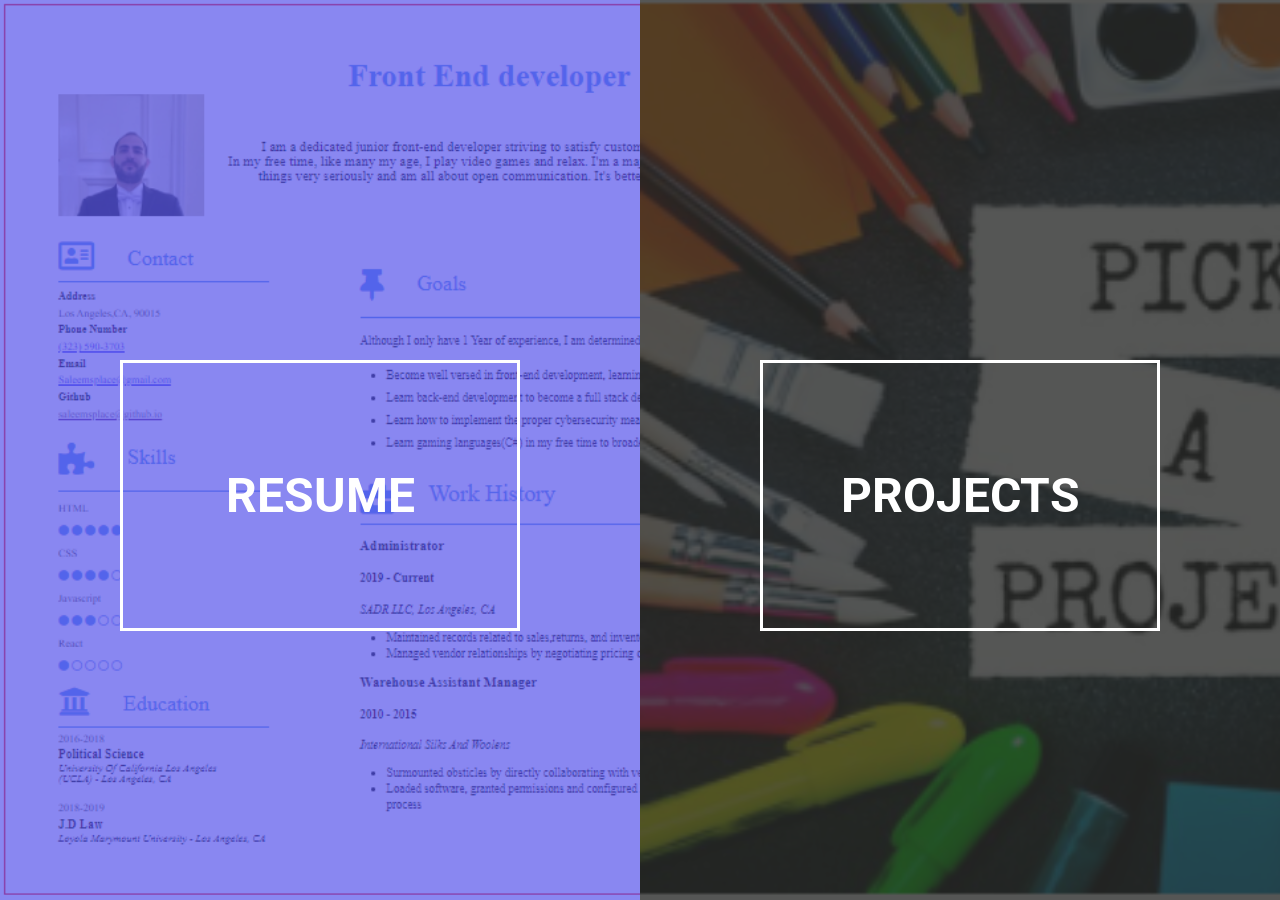
<file: index.html>
<!DOCTYPE html>
<html lang="en">
  <head>
    <meta charset="UTF-8" />
    <meta name="viewport" content="width=device-width, initial-scale=1.0" />
    <link
      rel="stylesheet"
      href="https://cdnjs.cloudflare.com/ajax/libs/font-awesome/5.15.1/css/all.min.css"
    />
    <link rel="stylesheet" href="style.css" />
    <title>Split Landing Page</title>
  </head>
  <body>
    <div class="container">
      <div class="split left">
        <h1></h1>
        <a href="https://saleemsplace.github.io/resume" class="btn">Resume</a>
      </div>
      <div class="split right">
        <h1></h1>
        <a href="https://saleemsplace.github.io/project" class="btn">Projects</a>
      </div>


    </div>











    <script src="script.js"></script>
  </body>
</html>
</file>
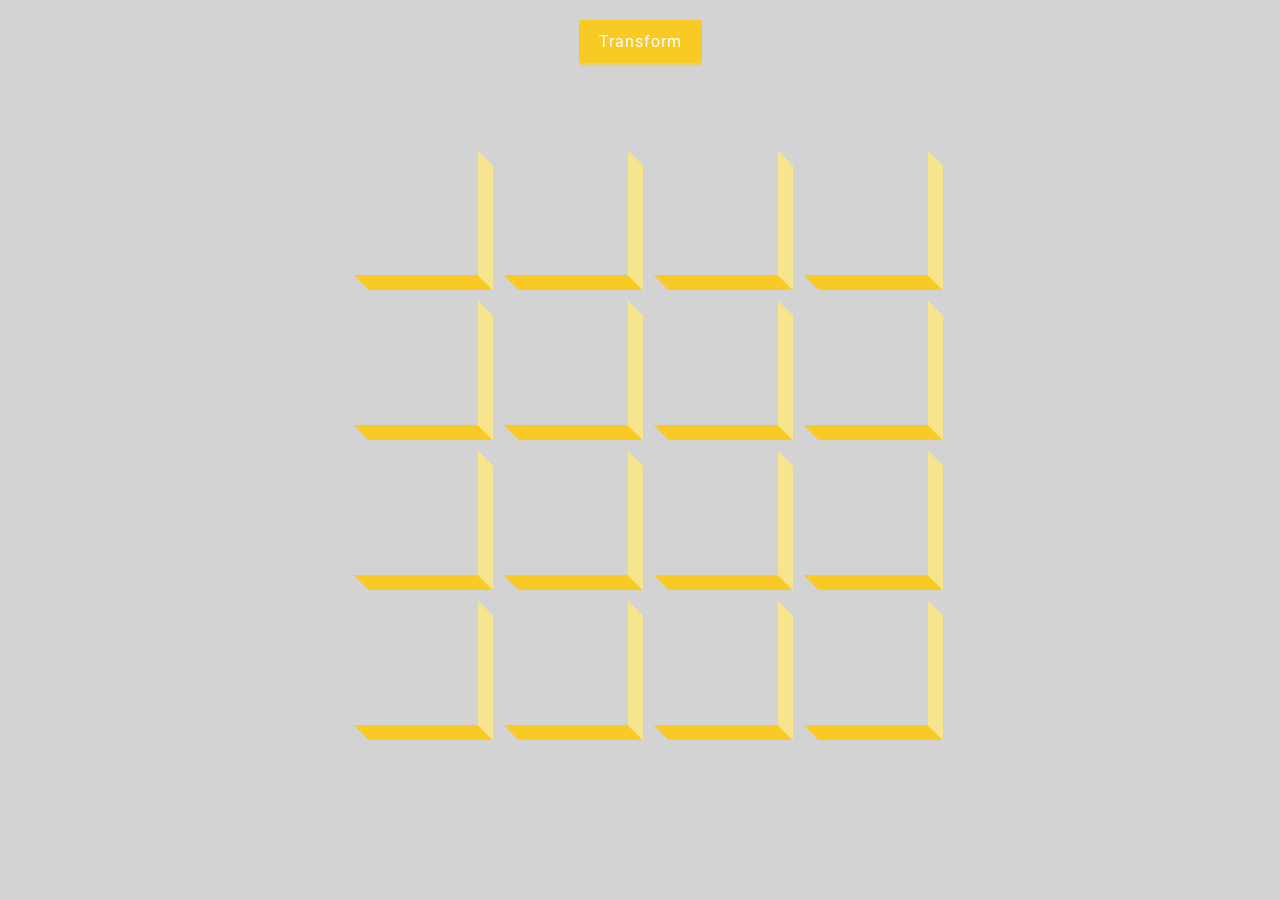
<file: testing/index.html>
<!DOCTYPE html>
<html lang="en">
  <head>
    <meta charset="UTF-8" />
    <meta name="viewport" content="width=device-width, initial-scale=1.0" />
    <link
      rel="stylesheet"
      href="https://cdnjs.cloudflare.com/ajax/libs/font-awesome/5.15.1/css/all.min.css"
    />
    <link rel="stylesheet" href="style.css" />
    <title>3d Boxes</title>
  </head>
  <body>

    <button id="btn" class="magic">Transform</button>

    <div id="boxes" class="boxes big">

    </div>



    
    <script src="script.js"></script>
  </body>
</html>
</file>
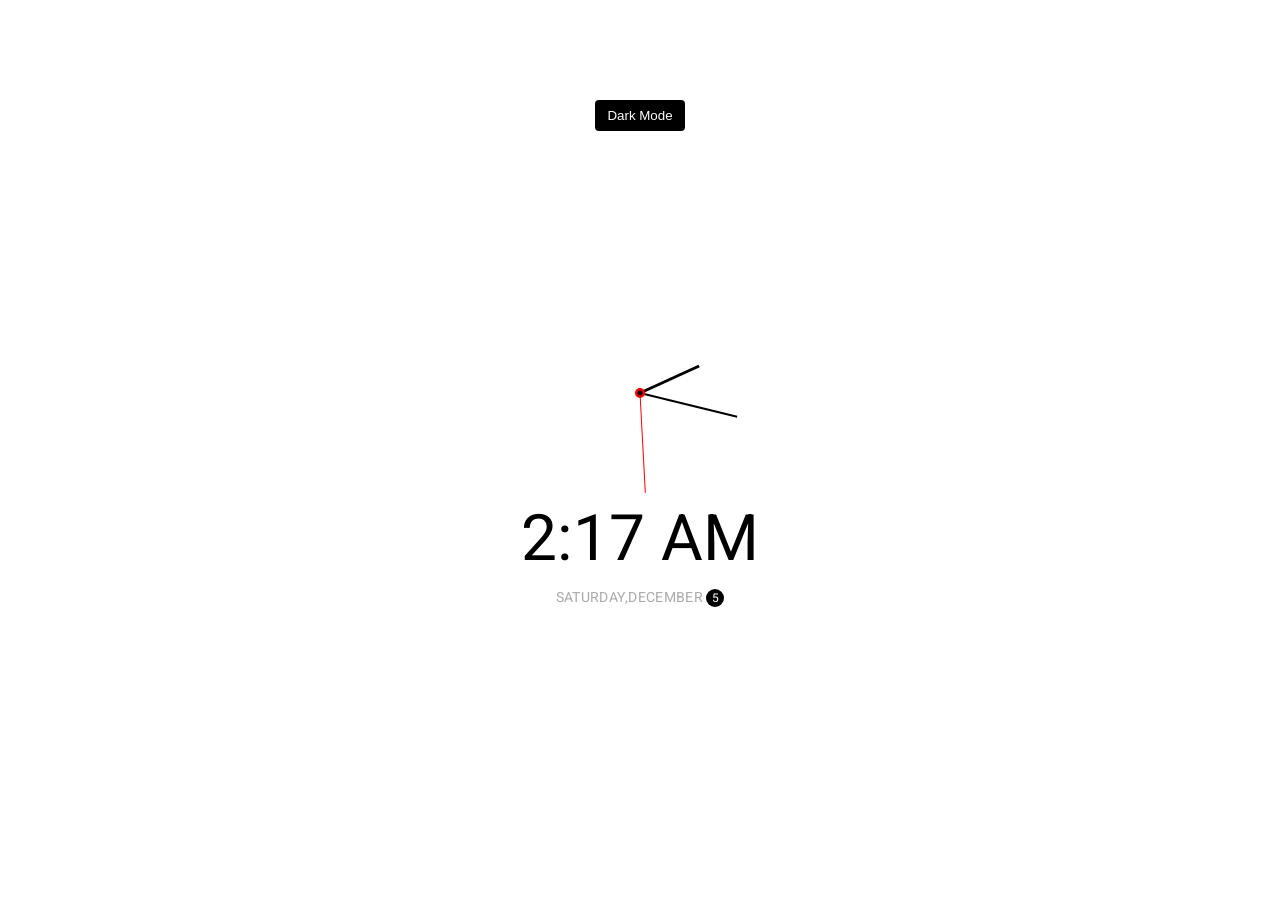
<file: allprojects/clock/index.html>
<!DOCTYPE html>
<html lang="en">
  <head>
    <meta charset="UTF-8" />
    <meta name="viewport" content="width=device-width, initial-scale=1.0" />
    <link
      rel="stylesheet"
      href="https://cdnjs.cloudflare.com/ajax/libs/font-awesome/5.15.1/css/all.min.css"
    />
    <link rel="stylesheet" href="style.css" />
    <title>Clock</title>
  </head>
  <body>
<button class="toggle">Dark Mode</button>
<div class="clock-container">
  <div class="clock">
    <div class="needle hour"></div>
    <div class="needle minuet"></div>
    <div class="needle second"></div>
    <div class="center-point"></div>
  </div>
  <div class="time">12:00</div>
  <div class="date">Monday,Nov <span class="circle">2</span></div>
</div>
    
    <script src="script.js"></script>
  </body>
</html>
</file>
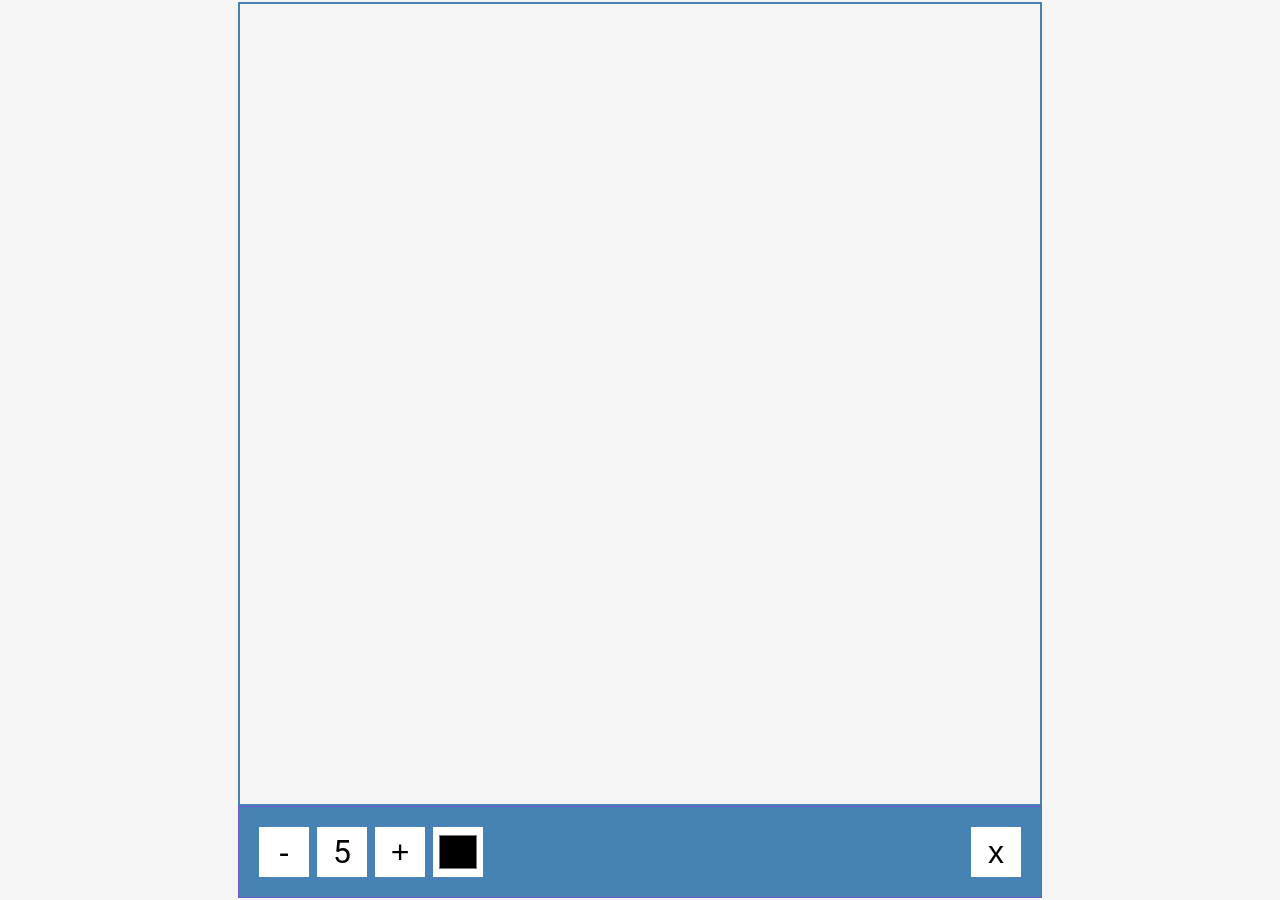
<file: allprojects/draw/index.html>
<!DOCTYPE html>
<html lang="en">
  <head>
    <meta charset="UTF-8" />
    <meta name="viewport" content="width=device-width, initial-scale=1.0" />
    <link
      rel="stylesheet"
      href="https://cdnjs.cloudflare.com/ajax/libs/font-awesome/5.15.1/css/all.min.css"
    />
    <link rel="stylesheet" href="style.css" />
    <title>Drawing</title>
  </head>
  <body>
<canvas id="canvas" width="800" height="800"></canvas>

<div class="toolbox">
  <button id="decrease">-</button>
  <span id="size">5</span>
  <button id="increase">+</button>
  <input type="color" id="color">
  <button id="clear">x</button>
</div>

    
    <script src="script.js"></script>
  </body>
</html>
</file>
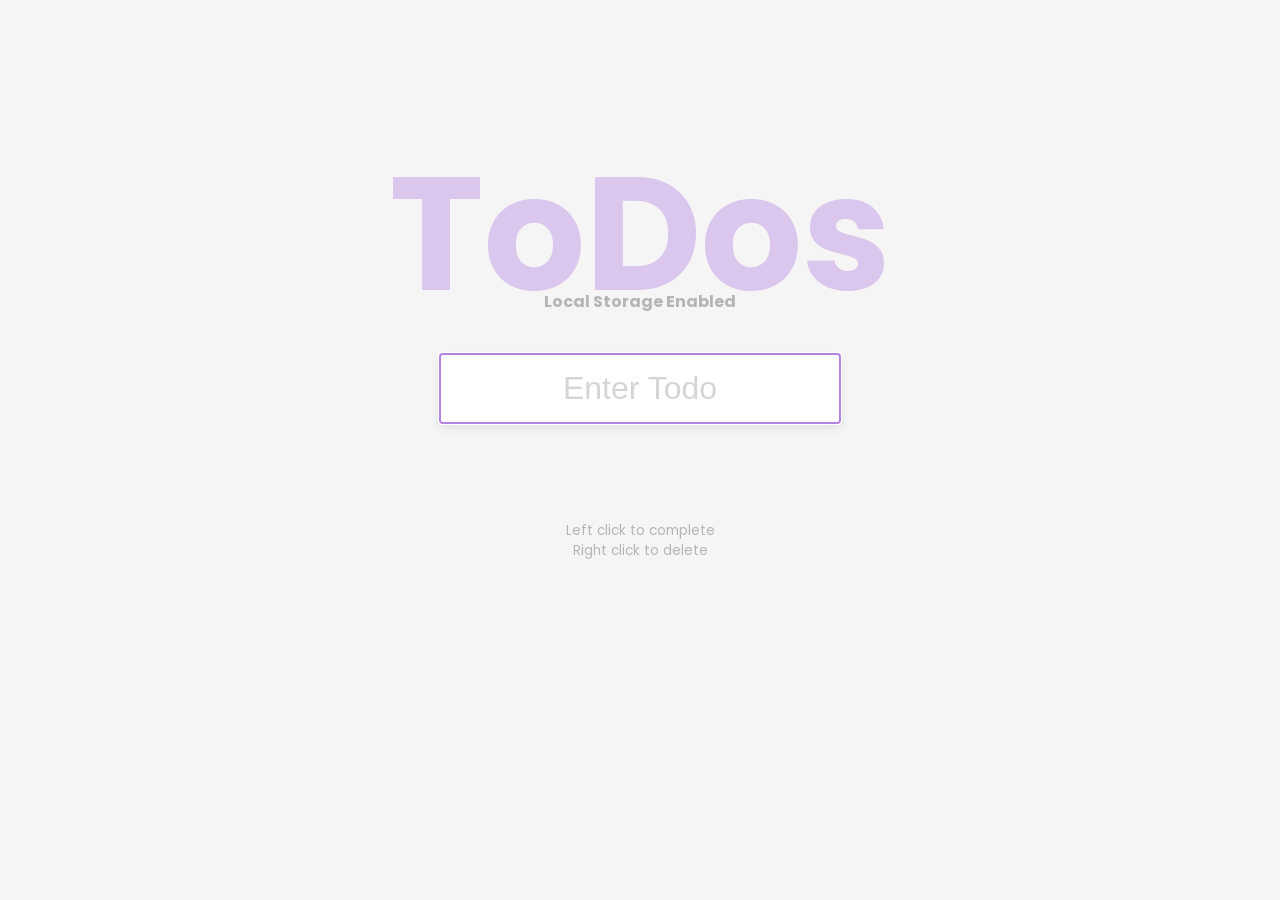
<file: allprojects/todo/index.html>
<!DOCTYPE html>
<html lang="en">
  <head>
    <meta charset="UTF-8" />
    <meta name="viewport" content="width=device-width, initial-scale=1.0" />
    <link
      rel="stylesheet"
      href="https://cdnjs.cloudflare.com/ajax/libs/font-awesome/5.15.1/css/all.min.css"
    />
    <link rel="stylesheet" href="style.css" />
    <title>ToDo list</title>
  </head>
  <body>
    
<strong>Local Storage Enabled</strong>
<h1>ToDos</h1>


<form id="form">
  <input type="text" class="input" id="input" placeholder="Enter Todo" autocomplete="off" autofocus>


<ul class="todos" id="todos">

</ul>
</form>

<small>Left click to complete <br> Right click to delete</small>
 
    <script src="script.js"></script>
  </body>
</html>
</file>
<file: style.css>
@import url("https://fonts.googleapis.com/css2?family=Roboto:wght@400;700&display=swap");

* {
  box-sizing: border-box;
}

body {
  font-family: "Roboto", sans-serif;
  height: 100vh;
  overflow: hidden;
  margin: 0;
}

h1 {
  font: 4rem;
  color: white;
  position: absolute;
  left: 50%;
  top: 20%;
  transform: translateX(-50%);
  white-space: nowrap;
}

.btn {
  position: absolute;
  display: flex;
  left: 50%;
  top: 40%;
  transform: translateX(-50%);
  text-decoration: none;
  color: white;
  border: white solid 0.2rem;
  font-style: 6rem;
  width: 25rem;
  padding: 6.5rem;
  align-items: center;
  justify-content: center;
  font-weight: bold;
  text-transform: uppercase;
  font-size: 3rem;
}
.split.left .btn:hover {
  background-color: rgba(87, 84, 236, 1);
  border-color: rgba(87, 84, 236, 0.7);
}
.split.right .btn:hover {
  background-color: rgba(28, 112, 28, 1);
  border-color: rgba(28, 112, 28, 1);
}

.container {
  position: relative;
  width: 100%;
  height: 100%;
  background: #333333;
}

.split {
  position: absolute;
  width: 50%;
  height: 100%;
  overflow: hidden;
}

.split.left {
  left: 0;
  background-image: url(Resume.png);
  background-repeat: none;
  background-size: cover;
  

}

.split.left::before {
  content: "";
  position: absolute;
  width: 100%;
  height: 100%;
  background-color: rgba(87, 84, 236, 0.7);
  background-repeat: none;
}

.split.right {
  right: 0;
  background-image: url(Projectz.png);
  background-repeat: none;
  background-size: cover;
}
.split.right::before {
  content: "";
  position: absolute;
  width: 100%;
  height: 100%;
  background-color: rgba(43, 44, 43, 0.8);
}

.split.right,
.split.left,
.split.right::before,
.split.left::before {
  transition: 1000ms ease-in;
  transition: 1000ms ease-out;
}

.hover-left .left {
  width: 75%;
}
.hover-left .right {
  width: 25%;
}
.hover-right .right {
  width: 75%;
}
.hover-right .left {
  width: 25%;
}
</file>
<file: testing/style.css>
@import url("https://fonts.googleapis.com/css2?family=Roboto:wght@400;700&display=swap");

* {
  box-sizing: border-box;
}

body {
  background-color: lightgray;
  font-family: "Roboto", sans-serif;
  display: flex;
  flex-direction: column;
  align-items: center;
  justify-content: center;
  height: 100vh;
  overflow: hidden;
  margin: 0;
}


.magic{
  background-color: #f9ca24;
  color: white;
  font-family:inherit;
  border: 0;
  border-radius: 3px;
  font-size: 16px;
  padding: 12px 20px;
  cursor: pointer;
  position: fixed;
  top: 20px;
  letter-spacing: 1px;
  box-shadow: 0 3px rgba(249,202, 36,0.5);
  z-index: 100;

}
.magic:focus{
  outline: none;
}

.magic:active{
box-shadow: none;
transform: translateY(2px);
}

.boxes{
height: 500px;
width: 500px;
display: flex;
flex-wrap: wrap;
justify-content: space-around;
position: relative;
transition: .4s ease;
}

.box{
  background-image: url('https://media2.giphy.com/media/kHxX67qWm0AxQNvfiJ/giphy.webp');
  height: 125px;
  width: 125px;
background-repeat: no-repeat;
background-size: 500px 500px;
position: relative;
transition: .4s ease;
}


.box::after{
  content: "";
  background-color: #f6e58D;
  position: absolute;
  top: 8px;
  right: -15px;
  height: 100%;
  width: 15px;
  transform: skewY(45deg);

}
.box::before{
  content: "";
  background-color: #f9ca24;
  position: absolute;
  bottom: -15px;
  left: 8px;
  height: 15px;
  width: 100%;
  transform: skewX(45deg);

}

.boxes.big{
  width: 600px;
  height: 600px;
 
}

.boxes.big .box{
  transform: rotateZ(1080deg);
}
</file>
<file: allprojects/clock/style.css>
@import url("https://fonts.googleapis.com/css2?family=Heebo&display=swap");

* {
  box-sizing: border-box;
}

:root{
  --primary-color: #000;
  --secondary-clor: #fff;

}

html.dark{
  --primary-color:#fff;
  --secondary-clor: #333;

}

html.dark{
  background-color: #111;
  color: var(--primary-color);
}
html{
  transition: all 0.5s ease-in;
}
body {
  font-family: "Heebo", sans-serif;
  display: flex;
  align-items: center;
  justify-content: center;
  height: 100vh;
  overflow: hidden;
  margin: 0;
}

.toggle{
  background-color: var(--primary-color);
  color: var(--secondary-clor);
  border:0;
  border-radius: 4px;
  padding: 8px 12px;
  position: absolute;
  top:100px;
  cursor: pointer;
}

.toggle:focus{
  outline: none;
}


.clock-container{
  display:flex;
  flex-direction:column;
  justify-content: space-between;
  align-items: center;
  
}

.clock{
  position: relative;
  width: 200px;
  height: 200px;


  
}

.needle{
  background-color:var(--primary-color);
  position: absolute;
  top: 50%;
  left: 50%;
  height: 65px;
  width: 3px;
  transform-origin: bottom center;
  transition: all 0.5s ease-in;
}

.needle.hour{
  transform: translate(-50%, -100%) rotate(0deg);
  
}

.needle.minuet{
  transform: translate(-50%, -100%) rotate(0deg);
  height: 100px;
  width: 2px;
  
}
.needle.second{
  transform: translate(-50%, -100%) rotate(30deg);
  height: 100px;
  width: 1px;
  background-color:red;
  
}

.center-point{
  background-color: red;
  width: 10px;
  height: 10px;
  position:absolute;
  top:50%;
  left: 50%;
  transform: translate(-50%,-50%);
  border-radius: 50%;
  transition: all 0.5s ease-in;
}
.center-point::after{
  content:'';
  background-color:var(--primary-color);
  height:5px;
  width: 5px;
  top:50%;
  left: 50%;
  transform: translate(-50%,-50%);
  position:absolute;
  border-radius: 50%;
  transition: all 0.5s ease-in;
}

.time{
  font-size: 4em;
}
.date{
  color:#aaa;
  font-size: 14px;
  letter-spacing: 0.3px;
  text-transform: uppercase;
}

.date .circle{
  background-color: var(--primary-color);
  color: var(--secondary-clor);
  border-radius: 50%;
  height: 18px;
  width: 18px;
  display: inline-flex;
  align-items: center;
  justify-content: center;
  line-height: 18px;
  transition: all 0.5s ease-in;
  font-size: 12px;
}
</file>
<file: allprojects/draw/style.css>
@import url('https://fonts.googleapis.com/css2?family=Roboto:wght@400;700&display=swap');

* {
  box-sizing: border-box;
}

body {
  background-color: #f5f5f5;
  font-family: 'Roboto', sans-serif;
  display: flex;
  flex-direction: column;
  align-items: center;
  justify-content: center;
  height: 100vh;
  margin: 0;
}

canvas {
  border: 2px solid steelblue;
}

.toolbox {
  background-color: steelblue;
  border: 1px solid slateblue;
  display: flex;
  width: 804px;
  padding: 1rem;
}

.toolbox > * {
  background-color: #fff;
  border: none;
  display: inline-flex;
  align-items: center;
  justify-content: center;
  font-size: 2rem;
  height: 50px;
  width: 50px;
  margin: 0.25rem;
  padding: 0.25rem;
  cursor: pointer;
}

.toolbox > *:last-child {
  margin-left: auto;
}
</file>
<file: allprojects/todo/style.css>
@import url('https://fonts.googleapis.com/css2?family=Poppins:wght@200;400&display=swap');

* {
  box-sizing: border-box;
}

body {
  background-color: #f5f5f5;
  color: #444;
  font-family: 'Poppins', sans-serif;
  display: flex;
  flex-direction: column;
  align-items: center;
  justify-content: center;
  height: 100vh;
  margin: 0;
}

h1 {
  color: rgb(179, 131, 226);
  font-size: 10rem;
  text-align: center;
  opacity: 0.4;
  margin-top: -150px;
  margin-bottom: 0;
  position: relative;
}

form {
  
  max-width: 100%;
 
}

.input {
  
  border: none;
  color: #444;
  font-size: 2rem;
  padding: 1rem 2rem;
  display: block;
  width: 100%;
  box-shadow: 0 4px 10px rgba(0, 0, 0, 0.1);
  margin-bottom: 40px;
  margin-top: 1px;
  width: 400px;
  align-items: center;
  text-align: center;
  justify-content: center;
  margin: auto;
  margin-bottom: 50px;
  
}

.input::placeholder {
  color: #d5d5d5;
}

.input:focus {
  outline-color: rgb(179, 131, 226);
}

.todos {
  background-color: #fff;
  padding: 0;
  margin: 0;
  list-style-type: none;
 display: flex;
 flex-wrap: wrap;
 width: 800px;
 text-align: center;
 

}

.todos li {
  border-top: 1px solid #e5e5e5;
  cursor: pointer;
  font-size: 1.5rem;
  padding: 1rem 2rem;
  box-shadow: 0 4px 10px rgba(0, 0, 0, 0.1);
display: flex;
  width: 50%;
  height: auto;
  overflow: hidden;
}

.todos li.completed {
  color: #b6b6b6;
  text-decoration: line-through;
}

small {
  color: #b5b5b5;
  margin-top: 3rem;
  text-align: center;
}
strong {
  color: #b5b5b5;
  text-align: center;
 margin: -50px;

}
</file>
